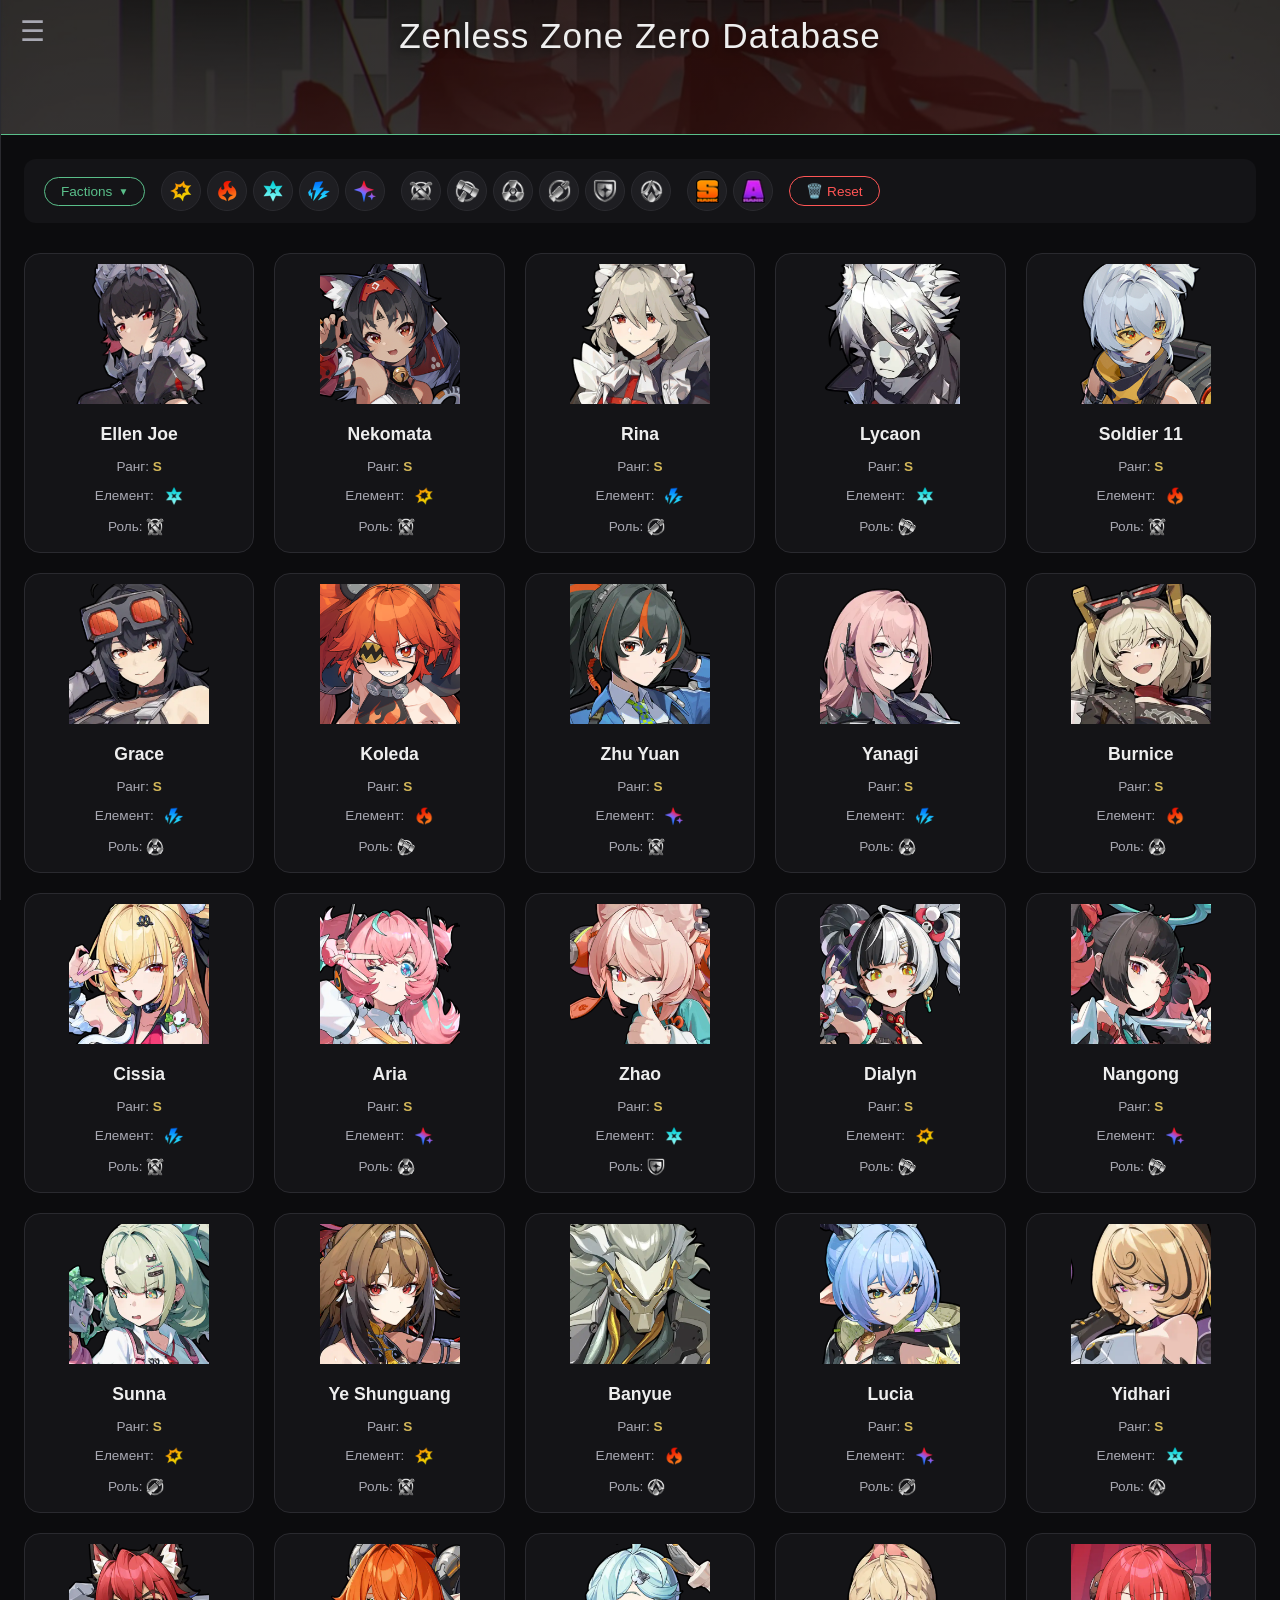
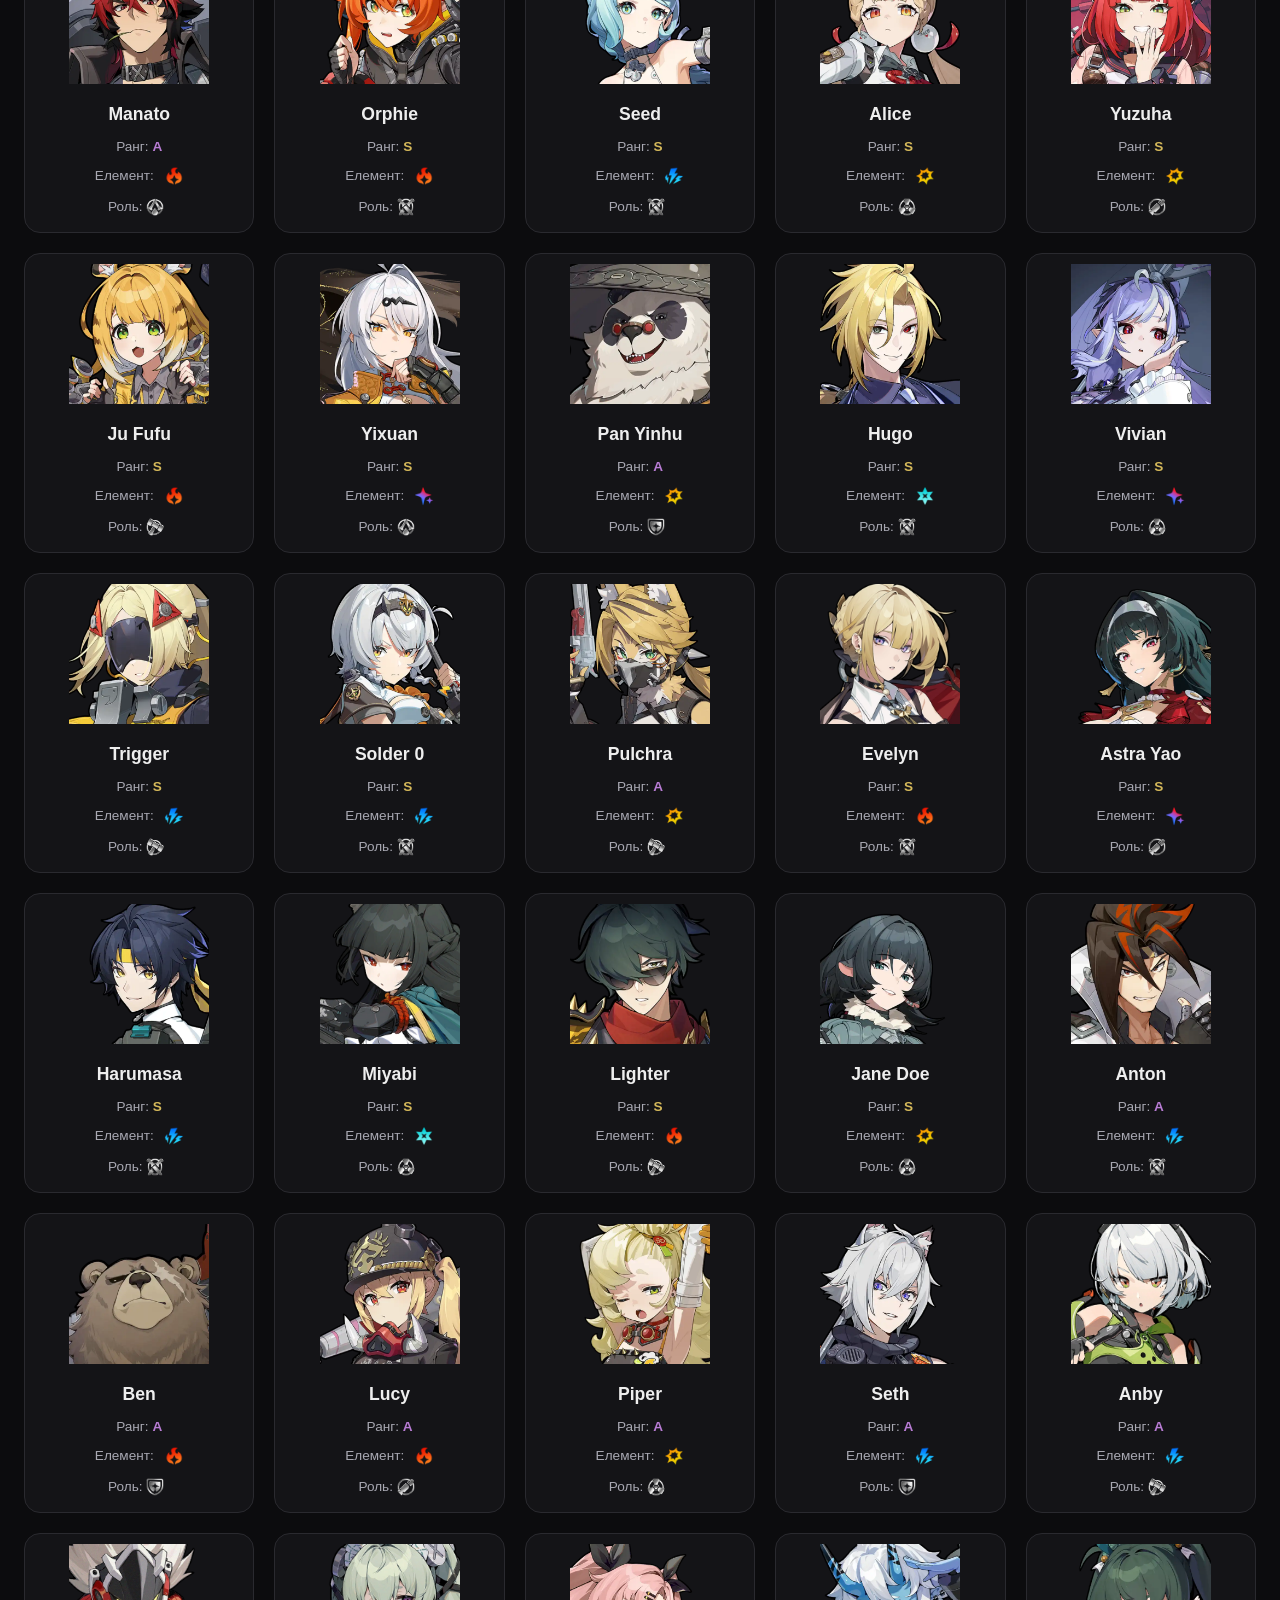
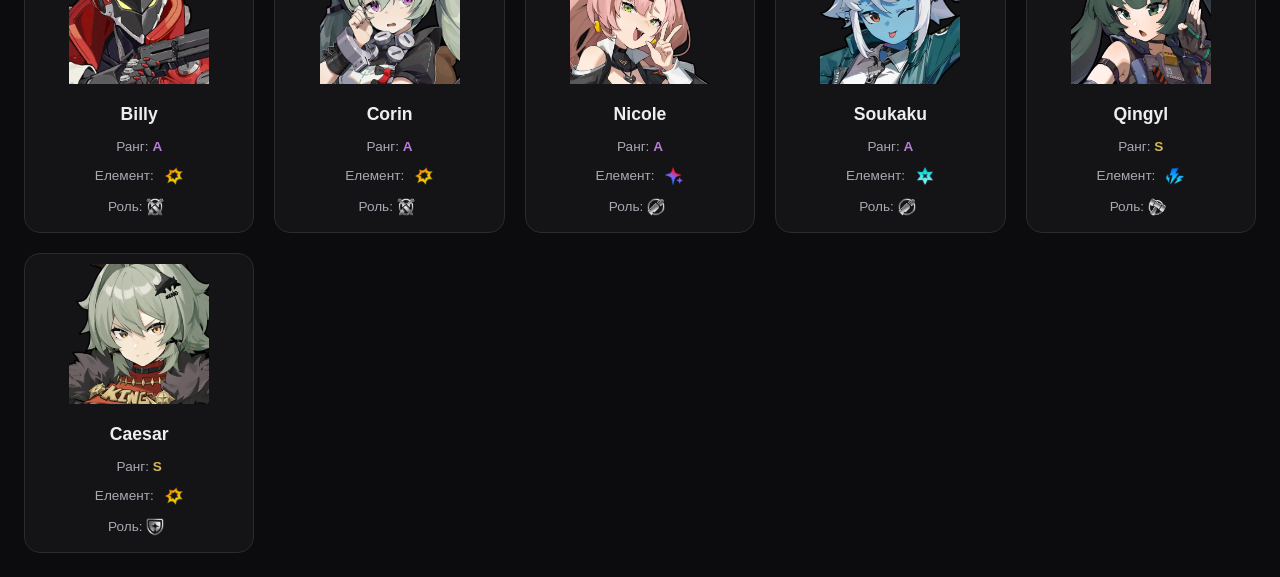
<file: index.html>
<!DOCTYPE html>
<html lang="uk">

<head>
    <meta charset="UTF-8">
    <meta name="viewport" content="width=device-width, initial-scale=1.0">
    <title>Zenless Zone Zero - Персонажі, Ампліфікатори та Банбу</title>
    <link rel="stylesheet" href="style.css">
</head>

<body>
    <header>
        <h1>Zenless Zone Zero Database</h1>
        <div class="hamburger" id="hamburger">&#9776;</div>
    </header>

    <nav id="sidebar" class="sidebar">
        <button onclick="showSection('agents')">Agents</button>
        <button onclick="showSection('wengines')">Wengines</button>
        <button onclick="showSection('bangboo')">Bangboo</button>
        <button onclick="showSection('drivediscs')">Drive Discs</button>
    </nav>

    <main>
        <!-- Фільтри для агентів -->
        <section id="filters-agents" class="gacha-filters-horizontal">
            <div class="filters-row">
                <!-- Factions drop-down -->
                <div class="factions-dropdown">
                    <button id="factionsToggle" class="filter-btn factions-btn">
                        Factions <span class="arrow-down">▼</span>
                    </button>
                    <div id="factionsPanel" class="factions-panel">
                        <div class="factions-grid">
                            <button data-filter="faction" data-value="Cunning Hares"
                                class="filter-btn faction-option"><img src="image/юб.webp" class="filter-icon" alt="">
                                Cunning Hares</button>
                            <button data-filter="faction" data-value="Victoria Housekeeping"
                                class="filter-btn faction-option"><img src="image3/а.webp" class="filter-icon" alt="">
                                Victoria
                                Housekeeping Co.</button>
                            <button data-filter="faction" data-value="Belobog Heavy Industries"
                                class="filter-btn faction-option"><img src="image3/аб.webp" class="filter-icon" alt="">
                                Belobog Heavy Industries</button>
                            <button data-filter="faction" data-value="Sons of Calydon"
                                class="filter-btn faction-option"><img src="image/ав.webp" class="filter-icon" alt="">
                                Sons of Calydon</button>
                            <button data-filter="faction" data-value="New Eridu Defense Force"
                                class="filter-btn faction-option"><img src="image3/аг.webp" class="filter-icon" alt="">
                                New Eridu Defense Force</button>
                            <button data-filter="faction" data-value="Hollow Special Operations Section 6"
                                class="filter-btn faction-option"><img src="image3/аа.webp" class="filter-icon" alt="">
                                Hollow Special Operations Section 6</button>
                            <button data-filter="faction" data-value="New Eridu Public Security"
                                class="filter-btn faction-option"><img src="image3/ааа.webp" class="filter-icon" alt="">
                                New Eridu Public Security</button>
                            <button data-filter="faction" data-value="Stars of Lyra"
                                class="filter-btn faction-option"><img src="image3/аааа.webp" class="filter-icon"
                                    alt="">
                                Stars of Lyra</button>
                            <button data-filter="faction" data-value="Mockingbird"
                                class="filter-btn faction-option"><img src="image3/ааааа.webp" class="filter-icon"
                                    alt="">
                                Mockingbird</button>
                            <button data-filter="faction" data-value="Yunkui Summit"
                                class="filter-btn faction-option"><img src="image3/аааааа.webp" class="filter-icon"
                                    alt="">
                                Yunkui Summit</button>
                            <button data-filter="faction" data-value="Spook Shack"
                                class="filter-btn faction-option"><img src="image3/ааааааа.webp" class="filter-icon"
                                    alt="">
                                Spook Shack</button>
                            <button data-filter="faction" data-value="Krampus Compliance Authority"
                                class="filter-btn faction-option"><img src="image3/аааааааа.webp" class="filter-icon"
                                    alt="">
                                Krampus Compliance Authority</button>
                            <button data-filter="faction" data-value="Angels of Delusion"
                                class="filter-btn faction-option"><img src="image3/ааааааааа.webp" class="filter-icon"
                                    alt="">
                                Angels of Delusion</button>
                        </div>
                    </div>
                </div>

                <!-- Elements -->
                <div class="filter-icon-group">
                    <button data-filter="element" data-value="Physical" class="filter-icon-btn" title="Physical"><img
                            src="image/ршл.webp" class="filter-icon-img" alt="Physical"></button>
                    <button data-filter="element" data-value="Fire" class="filter-icon-btn" title="Fire"><img
                            src="image/фув.webp" class="filter-icon-img" alt="Fire"></button>
                    <button data-filter="element" data-value="Ice" class="filter-icon-btn" title="Ice"><img
                            src="image/каку.webp" class="filter-icon-img" alt="Ice"></button>
                    <button data-filter="element" data-value="Electric" class="filter-icon-btn" title="Electric"><img
                            src="image/кен.webp" class="filter-icon-img" alt="Electric"></button>
                    <button data-filter="element" data-value="Ether" class="filter-icon-btn" title="Ether"><img
                            src="image/мит.webp" class="filter-icon-img" alt="Ether"></button>
                </div>

                <!-- Roles -->
                <div class="filter-icon-group">
                    <button data-filter="role" data-value="Attack" class="filter-icon-btn" title="Attack"><img
                            src="image/атака.webp" class="filter-icon-img" alt="Attack"></button>
                    <button data-filter="role" data-value="Stun" class="filter-icon-btn" title="Stun"><img
                            src="image/стан.webp" class="filter-icon-img" alt="Stun"></button>
                    <button data-filter="role" data-value="Anomaly" class="filter-icon-btn" title="Anomaly"><img
                            src="image/аномал.webp" class="filter-icon-img" alt="Anomaly"></button>
                    <button data-filter="role" data-value="Support" class="filter-icon-btn" title="Support"><img
                            src="image/сап.webp" class="filter-icon-img" alt="Support"></button>
                    <button data-filter="role" data-value="Defense" class="filter-icon-btn" title="Defense"><img
                            src="image/деф.webp" class="filter-icon-img" alt="Defense"></button>
                    <button data-filter="role" data-value="Rupture" class="filter-icon-btn" title="Rupture"><img
                            src="image/рап.webp" class="filter-icon-img" alt="Rupture"></button>
                </div>

                <!-- Rarity -->
                <div class="filter-icon-group">
                    <button data-filter="rarity" data-value="S" class="filter-icon-btn" title="S rank"><img
                            src="image2/S.webp" class="filter-icon-img" alt="S"></button>
                    <button data-filter="rarity" data-value="A" class="filter-icon-btn" title="A rank"><img
                            src="image2/A.webp" class="filter-icon-img" alt="A"></button>
                </div>

                <!-- Reset -->
                <button id="resetFiltersGacha" class="reset-btn-gacha" title="Reset filters">🗑️ Reset</button>
            </div>
        </section>

        <!-- Фільтри для ампліфікаторів (тільки ранг і роль) -->
        <section id="filters-wengines" class="gacha-filters-horizontal" style="display: none;">
            <div class="filters-row">
                <div class="filter-icon-group">
                    <button data-wfilter="role" data-value="Attack" class="wengine-filter-btn" title="Attack"><img
                            src="image/атака.webp" class="filter-icon-img" alt="Attack"></button>
                    <button data-wfilter="role" data-value="Stun" class="wengine-filter-btn" title="Stun"><img
                            src="image/стан.webp" class="filter-icon-img" alt="Stun"></button>
                    <button data-wfilter="role" data-value="Anomaly" class="wengine-filter-btn" title="Anomaly"><img
                            src="image/аномал.webp" class="filter-icon-img" alt="Anomaly"></button>
                    <button data-wfilter="role" data-value="Support" class="wengine-filter-btn" title="Support"><img
                            src="image/сап.webp" class="filter-icon-img" alt="Support"></button>
                    <button data-wfilter="role" data-value="Defense" class="wengine-filter-btn" title="Defense"><img
                            src="image/деф.webp" class="filter-icon-img" alt="Defense"></button>
                    <button data-wfilter="role" data-value="Rupture" class="wengine-filter-btn" title="Rupture"><img
                            src="image/рап.webp" class="filter-icon-img" alt="Rupture"></button>
                </div>
                <div class="filter-icon-group">
                    <button data-wfilter="rarity" data-value="S" class="wengine-filter-btn" title="S rank"><img
                            src="image2/S.webp" class="filter-icon-img" alt="S"></button>
                    <button data-wfilter="rarity" data-value="A" class="wengine-filter-btn" title="A rank"><img
                            src="image2/A.webp" class="filter-icon-img" alt="A"></button>
                </div>
                <button id="resetWengineFilters" class="reset-btn-gacha" title="Reset filters">🗑️ Reset</button>
            </div>
        </section>

        <section id="content" class="grid"></section>
    </main>

    <script src="script.js"></script>
    <script>
        // Автоматичне перемикання вкладки при поверненні з детальної сторінки
        const urlSection = new URLSearchParams(window.location.search).get('section');
        if (urlSection && ['agents', 'wengines', 'bangboo', 'drivediscs'].includes(urlSection)) {
            showSection(urlSection);
        }
    </script>
</body>

</html>
</file>
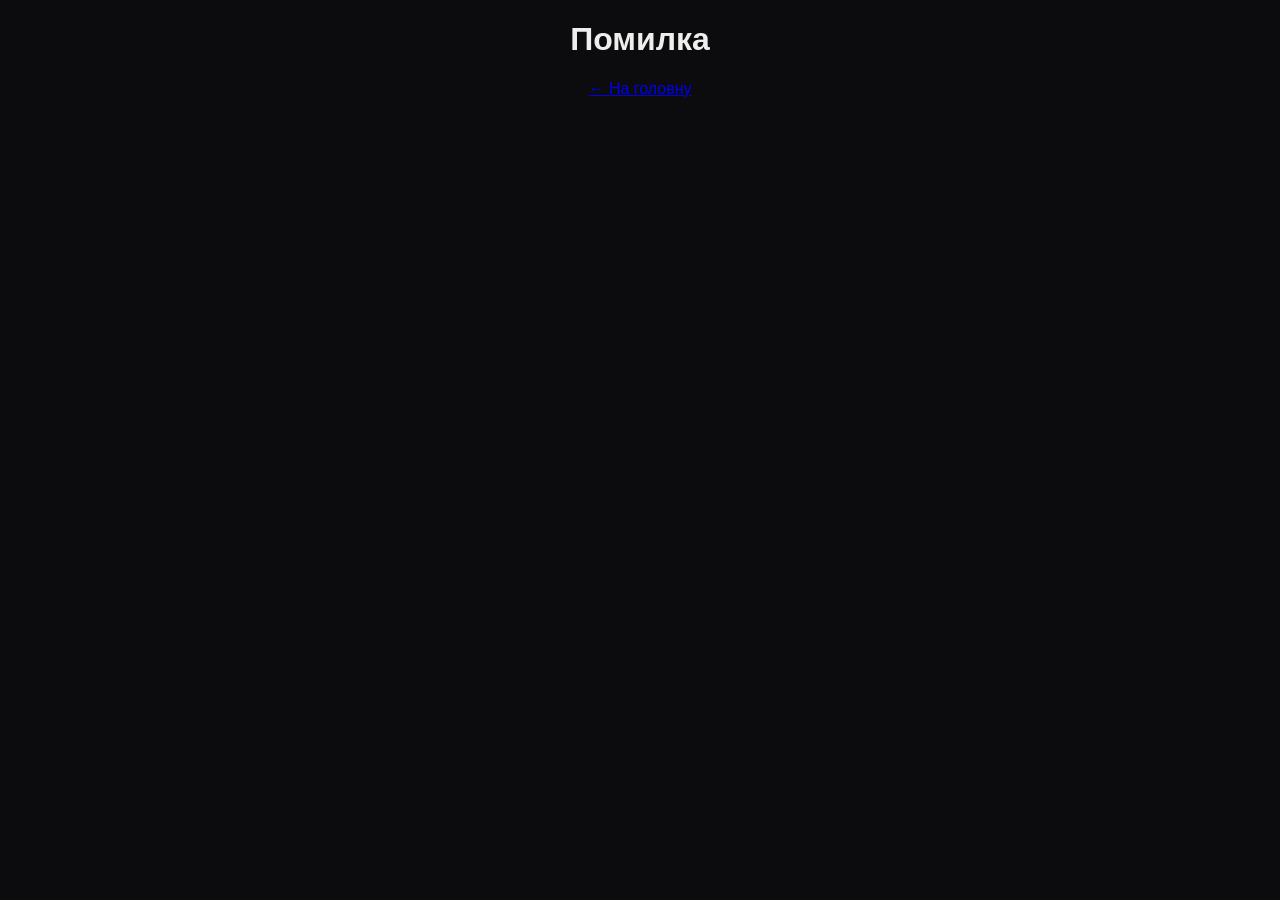
<file: detail.html>
<!DOCTYPE html>
<html lang="uk">

<head>
    <meta charset="UTF-8">
    <meta name="viewport" content="width=device-width, initial-scale=1.0">
    <title>Zenless Zone Zero - Деталі</title>
    <link rel="stylesheet" href="style.css">
</head>

<body id="detailBody">
    <header class="header-detail"
        style="display: flex; justify-content: space-between; align-items: center; flex-wrap: wrap;">
        <h1 id="agentName" style="margin: 0;"></h1>
        <a id="backToList" class="back-btn">← Back to list</a>
    </header>

    <main class="agent-page">
        <section class="hero-section">
            <div class="portrait-container">
                <img id="agentImage" src="" alt="Агент" class="large-portrait">
            </div>
            <div class="stats-container">
                <h2 id="statsTitle">INFO</h2>
                <div class="stats-list" id="agentStats"></div>
                <div id="wengineEffect" style="margin-top: 20px;"></div>
            </div>
        </section>
        <section class="skills-section" id="skillsSection">
            <h2 id="skillsTitle">ОПИС</h2>
            <div id="skillsList"></div>
        </section>
        <section class="mindscape-cinema-section" id="mindscapeCinemaSection" style="display: none;">
            <h2 class="cinema-title">🎬 MINDSCAPE CINEMA</h2>
            <div class="cinema-grid" id="cinemaGrid"></div>
        </section>
    </main>

    <script src="script.js"></script>
    <script>
        const urlParams = new URLSearchParams(window.location.search);
        const type = urlParams.get('type');
        // Додаємо клас для body на основі типу
        const body = document.getElementById('detailBody');
        if (body) {
            body.classList.add(type + '-page');
        }
        const id = parseInt(urlParams.get('id'));

        const backBtn = document.getElementById('backToList');
        if (backBtn && type) {
            backBtn.href = `index.html?section=${type}`;
        }

        function displayItem() {
            if (!type || !id) {
                document.body.innerHTML = '<h1 style="text-align:center;">Помилка</h1><div style="text-align:center;"><a href="index.html">← На головну</a></div>';
                return;
            }

            let dataArray;
            if (type === 'agents') dataArray = agents;
            else if (type === 'wengines') dataArray = wengines;
            else if (type === 'bangboo') dataArray = bangboo;
            else if (type === 'drivediscs') dataArray = drivediscs;
            else {
                document.body.innerHTML = '<h1 style="text-align:center;">Невідомий тип</h1><div style="text-align:center;"><a href="index.html">← На головну</a></div>';
                return;
            }

            const item = dataArray.find(it => it.id === id);
            if (!item) {
                document.body.innerHTML = '<h1 style="text-align:center;">Не знайдено</h1><div style="text-align:center;"><a href="index.html">← На головну</a></div>';
                return;
            }

            // Ім'я, ранг, елемент
            let rarityClass = item.rarity === 'S' ? 'rarity-S' : (item.rarity === 'A' ? 'rarity-A' : '');
            let elementClass = '';
            if (item.element) {
                const map = { 'Ice': 'element-Ice', 'Fire': 'element-Fire', 'Electric': 'element-Electric', 'Ether': 'element-Ether', 'Physical': 'element-Physical' };
                elementClass = map[item.element] || '';
            }
            let nameHtml = item.name;
            if (item.rarity) nameHtml += ` <span class="${rarityClass}">${item.rarity}</span>`;
            if (item.element) nameHtml += ` <span class="${elementClass}">${item.element}</span>`;
            if (item.faction) nameHtml += ` <span style="color: #c0c0c0; font-size: 1.1rem; margin-left: 8px;">${item.faction}</span>`;
            document.getElementById('agentName').innerHTML = nameHtml;
            document.getElementById('agentImage').src = item.image || 'https://via.placeholder.com/500x700?text=' + item.name;

            let statsTitle = 'INFO';
            let skillsTitle = 'W-ENGINE EFFECT';
            let statsHtml = '';
            let skillsHtml = '';
            let wengineEffectHtml = '';

            const skillsSection = document.getElementById('skillsSection');
            const wengineEffectDiv = document.getElementById('wengineEffect');

            if (type === 'agents') {
                statsTitle = 'STATS';
                skillsTitle = 'SKILLS';
                if (item.stats) {
                    for (const [key, value] of Object.entries(item.stats)) {
                        statsHtml += `<div class="stat-row"><span class="stat-name">${key}</span><span class="stat-value">${value}</span></div>`;
                    }
                }
                if (item.skills) {
                    for (const [name, desc] of Object.entries(item.skills)) {
                        skillsHtml += `<div class="skill-block"><h3>${name}</h3><div>${desc}</div></div>`;
                    }
                }
                skillsSection.style.display = 'block';
                wengineEffectDiv.style.display = 'none';
            }
            else if (type === 'bangboo') {
                statsTitle = 'STATS';
                skillsTitle = 'SKILLS';
                statsHtml = '';

                // Статистика (HP, ATK тощо)
                if (item.stats && Object.keys(item.stats).length > 0) {
                    for (const [key, value] of Object.entries(item.stats)) {
                        statsHtml += `<div class="stat-row"><span class="stat-name">${key}</span><span class="stat-value">${value}</span></div>`;
                    }
                }

                // Навички (skills)
                if (item.skills) {
                    if (typeof item.skills === 'string') {
                        skillsHtml = `<div class="skill-block"><p>${item.skills}</p></div>`;
                    } else {
                        for (const [name, desc] of Object.entries(item.skills)) {
                            skillsHtml += `<div class="skill-block"><h3>${name}</h3><p>${desc}</p></div>`;
                        }
                    }
                }
            }
            else if (type === 'wengines') {
                statsTitle = ' STATS ';
                statsHtml = '';
                skillsHtml = '';

                // Тільки стати (без рангу та ролі)
                if (item.stats && Object.keys(item.stats).length > 0) {
                    for (const [key, value] of Object.entries(item.stats)) {
                        statsHtml += `<div class="stat-row"><span class="stat-name">${key}</span><span class="stat-value">${value}</span></div>`;
                    }
                }

                // Ефект (W-Engine Effect)
                if (item.skills) {
                    for (const [name, desc] of Object.entries(item.skills)) {
                        skillsHtml += `<div class="skill-block"><h3>${name}</h3><div>${desc}</div></div>`;
                    }
                }
            }
            else if (type === 'drivediscs') {
                // Драйв-диски: ефекти показуємо в правій колонці (stats-container), а окрему секцію ховаємо
                statsTitle = 'EFFECT DRIVE-DISCS';
                skillsTitle = '';
                statsHtml = '';
                if (item.skills) {
                    for (const [name, desc] of Object.entries(item.skills)) {
                        statsHtml += `<div class="skill-block"><h3>${name}</h3><p>${desc}</p></div>`;
                    }
                } else {
                    statsHtml = '<p style="color:#888;">Ефекти відсутні</p>';
                }
                skillsHtml = ''; // нічого в нижній секції
                skillsSection.style.display = 'none';
                wengineEffectDiv.style.display = 'none';
            }

            document.getElementById('statsTitle').innerHTML = statsTitle;
            document.getElementById('skillsTitle').innerHTML = skillsTitle;
            document.getElementById('agentStats').innerHTML = statsHtml || '<p style="color:#888;">Немає даних</p>';
            document.getElementById('skillsList').innerHTML = skillsHtml || '';
            if (wengineEffectDiv) wengineEffectDiv.innerHTML = wengineEffectHtml;

            // Mindscape Cinema (тільки для агентів)
            if (type === 'agents' && item.mindscapes && item.mindscapes.length === 6) {
                const cinemaSection = document.getElementById('mindscapeCinemaSection');
                const cinemaGrid = document.getElementById('cinemaGrid');
                if (cinemaSection && cinemaGrid) {
                    cinemaSection.style.display = 'block';
                    cinemaGrid.innerHTML = '';
                    const cards = [];
                    item.mindscapes.forEach((ms) => {
                        const card = document.createElement('div');
                        card.className = 'cinema-card';
                        card.innerHTML = `
                            <div class="cinema-level">MINDSCOPE ${ms.number}</div>
                            <div class="cinema-name">${ms.name}</div>
                            <div class="cinema-desc">${ms.desc}</div>
                        `;
                        cinemaGrid.appendChild(card);
                        cards.push(card);
                    });
                    function setPairHeights() {
                        cards.forEach(c => c.style.height = '');
                        const heights = cards.map(c => c.offsetHeight);
                        const pairs = [[0, 1], [2, 3], [4, 5]];
                        pairs.forEach(([i1, i2]) => {
                            const maxH = Math.max(heights[i1], heights[i2]);
                            cards[i1].style.height = maxH + 'px';
                            cards[i2].style.height = maxH + 'px';
                        });
                    }
                    setPairHeights();
                    window.addEventListener('load', setPairHeights);
                    setTimeout(setPairHeights, 100);
                }
            }
        }

        if (type === 'drivediscs') {
            document.getElementById('detailBody').classList.add('drivediscs-page');
        }

        displayItem();
    </script>
</body>

</html>
</file>
<file: style.css>
/* ========== НОВА ПАЛІТРА (тепла темна + м'який зелений) ========== */
:root {
    --bg-primary: #0c0c0e;
    --bg-secondary: #141417;
    --bg-tertiary: #1e1e22;
    --border: #2a2a2f;
    --accent: #5abf8a;
    --accent-dark: #3d9b6a;
    --text-primary: #eeeeee;
    --text-secondary: #a8a8b2;
    --text-gold: #d4b85a;
    --text-purple: #b87cd4;
}

* {
    box-sizing: border-box;
}

body {
    font-family: 'Inter', 'Segoe UI', Arial, sans-serif;
    margin: 0;
    padding: 0;
    background-color: var(--bg-primary);
    color: var(--text-primary);
    overflow-x: hidden;
}

/* Хедер */
header {
    background-color: var(--bg-secondary);
    padding: 16px;
    text-align: center;
    border-bottom: 1px solid var(--border);
}

header h1 {
    margin: 0;
    font-size: 1.8rem;
    font-weight: 500;
    letter-spacing: 1px;
}

/* Гамбургер */
.hamburger {
    position: absolute;
    top: 15px;
    left: 20px;
    font-size: 28px;
    cursor: pointer;
    color: var(--text-secondary);
    transition: color 0.2s;
}

.hamburger:hover {
    color: var(--accent);
}

/* Сайдбар */
.sidebar {
    height: 100%;
    width: 0;
    position: fixed;
    z-index: 100;
    top: 0;
    left: 0;
    background-color: var(--bg-secondary);
    overflow-x: hidden;
    transition: 0.3s;
    padding-top: 60px;
    border-right: 1px solid var(--border);
}

.sidebar button {
    padding: 12px 24px;
    font-size: 1.2rem;
    color: var(--text-secondary);
    display: block;
    background: none;
    border: none;
    width: 100%;
    text-align: left;
    cursor: pointer;
    transition: all 0.2s;
}

.sidebar button:hover {
    color: var(--accent);
    background-color: var(--bg-tertiary);
}

/* Основний контент */
main {
    padding: 24px;
    max-width: 1400px;
    margin: 0 auto;
}

/* Фільтри */
#filters {
    background-color: var(--bg-secondary);
    padding: 16px 24px;
    border-radius: 12px;
    margin-bottom: 32px;
    border: 1px solid var(--border);
}

#filters h2 {
    margin-top: 0;
    margin-bottom: 16px;
    font-size: 1.2rem;
    font-weight: 500;
    color: var(--text-secondary);
}

#filters select {
    background-color: var(--bg-tertiary);
    color: var(--text-primary);
    border: 1px solid var(--border);
    padding: 8px 12px;
    border-radius: 8px;
    margin-right: 12px;
    cursor: pointer;
}

#filters select:hover {
    border-color: var(--accent);
}

/* Сітка карток */
.grid {
    display: grid;
    grid-template-columns: repeat(auto-fill, minmax(200px, 1fr));
    gap: 20px;
}

.card {
    background-color: var(--bg-secondary);
    border-radius: 16px;
    padding: 16px;
    text-align: center;
    cursor: pointer;
    transition: transform 0.2s, box-shadow 0.2s;
    border: 1px solid var(--border);
}

.card:hover {
    transform: translateY(-4px);
    box-shadow: 0 12px 20px rgba(0, 0, 0, 0.4);
    border-color: var(--accent);
}

.card h3 {
    margin: 12px 0 8px;
    font-size: 1.1rem;
    font-weight: 600;
}

.card p {
    margin: 6px 0;
    font-size: 0.85rem;
    color: var(--text-secondary);
}

/* Сторінка деталей */
.agent-page {
    max-width: 1200px;
    margin: 0 auto;
    padding: 20px;
}

.hero-section {
    display: flex;
    gap: 40px;
    flex-wrap: wrap;
    background: var(--bg-secondary);
    border-radius: 24px;
    padding: 32px;
    margin-bottom: 32px;
    border: 1px solid var(--border);
}

.portrait-container {
    flex: 0 0 280px;
}

.large-portrait {
    width: 100%;
    border-radius: 20px;
    border: 2px solid var(--accent);
    background: var(--bg-tertiary);
}

.stats-container {
    flex: 1;
    background: var(--bg-tertiary);
    padding: 20px;
    border-radius: 20px;
}

.stats-container h2 {
    color: var(--accent);
    margin-top: 0;
    margin-bottom: 16px;
    font-size: 1.4rem;
    font-weight: 500;
}

.stat-row {
    display: flex;
    justify-content: space-between;
    padding: 8px 0;
    border-bottom: 1px solid var(--border);
}

.stat-name {
    color: var(--accent);
    font-weight: 500;
}

.stat-value {
    color: var(--text-gold);
    font-weight: 500;
}

/* Навички */
.skills-section {
    background: transparent;
    padding: 0;
}

.skills-section h2 {
    font-size: 1.6rem;
    font-weight: 600;
    margin-bottom: 24px;
    color: var(--text-primary);
    border-bottom: 2px solid var(--accent);
    display: inline-block;
    padding-bottom: 6px;
}

.skill-block {
    background: var(--bg-secondary);
    border-radius: 20px;
    padding: 20px 24px;
    margin-bottom: 24px;
    border-left: 4px solid var(--accent);
    transition: all 0.2s;
}

.skill-block:hover {
    background: var(--bg-tertiary);
    transform: translateX(4px);
}

.skill-block h3 {
    color: var(--accent);
    margin-top: 0;
    margin-bottom: 12px;
    font-size: 1.2rem;
    font-weight: 600;
}

.skill-block p,
.skill-block div {
    color: var(--text-primary);
    line-height: 1.5;
    margin: 0;
}

/* Mindscape Cinema */
.mindscape-cinema-section {
    margin-top: 48px;
    background: var(--bg-secondary);
    border-radius: 24px;
    padding: 24px;
}

.cinema-title {
    color: var(--accent);
    font-size: 1.6rem;
    text-align: center;
    margin-bottom: 24px;
}

#cinemaGrid {
    display: grid;
    grid-template-columns: repeat(2, 1fr);
    gap: 20px;
}

.cinema-card {
    background: var(--bg-tertiary);
    border-radius: 16px;
    padding: 20px;
    border-top: 3px solid var(--accent);
}

.cinema-level {
    color: var(--accent);
    font-weight: 600;
    font-size: 0.8rem;
    letter-spacing: 1px;
    margin-bottom: 8px;
}

.cinema-name {
    color: var(--text-primary);
    font-weight: 600;
    font-size: 1rem;
    margin-bottom: 12px;
}

.cinema-desc {
    color: var(--text-secondary);
    font-size: 0.85rem;
    line-height: 1.4;
}

@media (max-width: 768px) {
    #cinemaGrid {
        grid-template-columns: 1fr;
    }
}

/* Кнопка назад */
.back-btn {
    display: inline-block;
    background: var(--bg-tertiary);
    color: var(--accent);
    padding: 8px 20px;
    border-radius: 30px;
    text-decoration: none;
    font-weight: 500;
    border: 1px solid var(--border);
    transition: all 0.2s;
}

.back-btn:hover {
    background: var(--accent);
    color: var(--bg-primary);
    border-color: var(--accent);
}

/* Кнопки фільтрів (якщо використовуються) */
#elementButtons button,
#roleButtons button {
    background-color: var(--bg-tertiary);
    border: 1px solid var(--border);
    border-radius: 40px;
    padding: 6px 16px;
    color: var(--text-secondary);
    font-weight: 500;
    cursor: pointer;
    transition: all 0.2s;
}

#elementButtons button:hover,
#roleButtons button:hover {
    background-color: var(--accent);
    color: var(--bg-primary);
    border-color: var(--accent);
}

/* Ранги та елементи (залишаємо але приглушені) */
.rarity-S {
    color: var(--text-gold);
    font-weight: bold;
}

.rarity-A {
    color: var(--text-purple);
    font-weight: bold;
}

.element-Ice,
.element-ice {
    color: #98EFF0;
    font-weight: bold;
}

.element-Fire,
.element-fire {
    color: #FF5521;
    font-weight: bold;
}

.element-Electric,
.element-electric {
    color: #2EB6FF;
    font-weight: bold;
}

.element-Ether,
.element-ether {
    color: #FE437E;
    font-weight: bold;
}

.element-Physical,
.element-physical {
    color: #F0D12B;
    font-weight: bold;
}

.element-Wind,
.element-wind {
    color: #A6C5FD;
    font-weight: bold;
}

/* Додаткові класи */
.highlight-white {
    color: var(--text-primary) !important;
    font-weight: bold !important;
}

.highlight-green {
    color: #3d9b6a;
    font-weight: bold;
}



/* Зменшуємо картки та підлаштовуємо фото для всіх розділів */
.card {
    padding: 10px;
    height: auto;
    min-height: auto;
    display: flex;
    flex-direction: column;
    align-items: center;
}

.card-image {
    width: auto !important;
    height: auto !important;
    max-width: 200px !important;
    max-height: 140px !important;
    object-fit: scale-down !important;
    margin-bottom: 8px;
}

/* Додатково прибираємо можливе обрізання */
.card {
    overflow: visible;
}

/* Прибираємо зелену рамку навколо фото */
.large-portrait {
    border: none !important;
}

/* Стиль для блоку ефекту ампліфікатора (в правій колонці) */
#wengineEffect .skill-block {
    background: var(--bg-secondary);
    border-radius: 20px;
    padding: 20px 24px;
    border-left: 4px solid var(--accent);
    margin-top: 20px;
}

/* Хедер з фоновим зображенням */
header {
    position: relative;
    background: linear-gradient(0deg, rgba(0, 0, 0, 0.7), rgba(0, 0, 0, 0.7)), url('image2/WhatsApp Image 2026-05-09 at 13.13.29.jpeg');
    background-size: cover;
    background-position: center 25%;
    background-repeat: no-repeat;
    height: 100px;
    border-bottom: 1px solid var(--accent);
}

header h1 {
    font-size: 2.2rem;
    text-shadow: 0 2px 8px rgba(0, 0, 0, 0.5);
}

header::before {
    background-size: auto 80%;
    /* фото займе 80% висоти хедера */
    background-position: center;
    background-repeat: no-repeat;
}

header {
    min-height: 135px;
}

/* Стилі для обох блоків фільтрів */
.filters-section {
    background-color: var(--bg-secondary);
    padding: 16px 24px;
    border-radius: 12px;
    margin-bottom: 32px;
    border: 1px solid var(--border);
}

.filters-section h2 {
    margin-top: 0;
    margin-bottom: 16px;
    font-size: 1.2rem;
    font-weight: 500;
    color: var(--text-secondary);
}

.filters-section select {
    background-color: var(--bg-tertiary);
    color: var(--text-primary);
    border: 1px solid var(--border);
    padding: 8px 12px;
    border-radius: 8px;
    margin-right: 12px;
    cursor: pointer;
}

.filters-section select:hover {
    border-color: var(--accent);
}

/* Горизонтальні фільтри в стилі GachaBase */
.gacha-filters-horizontal {
    background: var(--bg-secondary);
    border-radius: 12px;
    padding: 12px 20px;
    margin-bottom: 30px;
}

.filters-row {
    display: flex;
    flex-wrap: wrap;
    align-items: center;
    gap: 16px;
}

/* Кнопка Factions та випадаюча панель */
.factions-dropdown {
    position: relative;
}

.factions-btn {
    background: var(--bg-tertiary);
    border: 1px solid var(--border);
    border-radius: 30px;
    padding: 6px 16px;
    color: var(--text-primary);
    font-size: 0.85rem;
    cursor: pointer;
    display: flex;
    align-items: center;
    gap: 6px;
}

.arrow-down {
    font-size: 10px;
    transition: transform 0.2s;
}

.factions-panel {
    position: absolute;
    top: 100%;
    left: 0;
    margin-top: 8px;
    background: var(--bg-secondary);
    border: 1px solid var(--border);
    border-radius: 12px;
    padding: 12px;
    width: 260px;
    z-index: 100;
    display: none;
    box-shadow: 0 8px 20px rgba(0, 0, 0, 0.3);
}

.factions-panel.open {
    display: block;
}

.factions-grid {
    display: flex;
    flex-direction: column;
    gap: 6px;
}

.faction-option {
    background: var(--bg-tertiary);
    border: none;
    text-align: left;
    padding: 8px 12px;
    border-radius: 8px;
    width: 100%;
}

.faction-option:hover {
    background: var(--accent);
    color: var(--bg-primary);
}

/* Іконкові кнопки фільтрів */
.filter-icon-group {
    display: flex;
    gap: 6px;
}

.filter-icon-btn {
    background: var(--bg-tertiary);
    border: 1px solid var(--border);
    border-radius: 30px;
    width: 36px;
    height: 36px;
    font-size: 1.2rem;
    cursor: pointer;
    display: flex;
    align-items: center;
    justify-content: center;
    transition: all 0.2s;
}

.filter-icon-btn:hover {
    background: var(--accent);
    border-color: var(--accent);
}

.filter-icon-btn.active {
    background: var(--accent);
    border-color: var(--accent);
    color: var(--bg-primary);
}

/* Кнопка Reset (червоний контур, червоний текст, іконка кошика) */
.reset-btn-gacha {
    background: transparent;
    border: 1px solid #ff5555;
    color: #ff5555;
    border-radius: 30px;
    padding: 6px 16px;
    font-size: 0.85rem;
    cursor: pointer;
    display: flex;
    align-items: center;
    gap: 6px;
    transition: all 0.2s;
}

.reset-btn-gacha:hover {
    background: #ff5555;
    color: #000;
}

/* Адаптація для мобільних – кнопки переносяться */
@media (max-width: 800px) {
    .filters-row {
        flex-wrap: wrap;
        gap: 10px;
    }
}

.filter-icon,
.filter-icon-img {
    width: 24px;
    height: 24px;
    object-fit: contain;
    vertical-align: middle;
}

.filter-icon {
    margin-right: 6px;
}

.filter-icon-btn,
.wengine-filter-btn {
    background: var(--bg-tertiary);
    border: 1px solid var(--border);
    border-radius: 30px;
    width: 40px;
    height: 40px;
    padding: 0;
    display: inline-flex;
    align-items: center;
    justify-content: center;
    cursor: pointer;
    transition: all 0.2s;
}

.filter-icon-btn:hover,
.wengine-filter-btn:hover {
    background: var(--accent);
    border-color: var(--accent);
}

.filter-icon-btn.active,
.wengine-filter-btn.active {
    background: var(--accent);
    border-color: var(--accent);
}

/* Кнопки фільтрів для ампліфікаторів */
.wengine-filter-btn {
    background: var(--bg-tertiary);
    border: 1px solid var(--border);
    border-radius: 30px;
    width: 40px;
    height: 40px;
    display: inline-flex;
    align-items: center;
    justify-content: center;
    cursor: pointer;
    transition: all 0.2s;
}

.wengine-filter-btn:hover {
    background: var(--accent);
    border-color: var(--accent);
}

.wengine-filter-btn.active {
    background: var(--accent);
    border-color: var(--accent);
}

.role-icon-small {
    width: 18px;
    height: 18px;
    margin-right: 6px;
    vertical-align: middle;
}

.element-icon-small {
    width: 20px;
    height: 20px;
    margin-left: 6px;
    vertical-align: middle;
}

/* Двоколонкове відображення STATS тільки для агентів та банбу */
.agents-page .stats-list,
.bangboo-page .stats-list {
    display: grid;
    grid-template-columns: repeat(2, 1fr);
    gap: 8px 20px;
}

.agents-page .stat-row,
.bangboo-page .stat-row {
    display: flex;
    justify-content: space-between;
    padding: 6px 0;
    border-bottom: none;
    /* або залиште border-bottom за бажанням */
}

/* Для ампліфікаторів та драйв-дисків залишаємо стандартний вигляд (одна колонка) */
.wengines-page .stats-list,
.drivediscs-page .stats-list {
    display: block;
}

.wengines-page .stat-row,
.drivediscs-page .stat-row {
    display: flex;
    justify-content: space-between;
    border-bottom: 1px solid rgba(255, 255, 255, 0.1);
}

/* Вирівнювання статів для ампліфікаторів (як у агентів) */
.wengine-stat-item {
    display: flex !important;
    justify-content: space-between !important;
    align-items: center !important;
    padding: 8px 0 !important;
    border-bottom: 1px solid rgba(255, 255, 255, 0.1) !important;
}

.wengine-stat-name {
    color: var(--accent) !important;
    font-weight: bold !important;
}

.wengine-stat-value {
    color: var(--text-gold) !important;
    font-weight: bold !important;
}

/* Білий текст для кнопок фракцій у фільтрах */
.factions-grid .faction-option {
    color: #ffffff !important;
}

/* Обмеження висоти панелі фракцій і прокрутка */
.factions-panel {
    max-height: 280px;
    /* приблизно на 7 кнопок (по 40px кожна) */
    overflow-y: auto;
    /* вертикальна прокрутка */
}

.factions-panel {
    max-height: 280px;
    overflow-y: auto;
    scrollbar-width: none;

}

/* Кнопка Factions у стилі Reset (зелений варіант) */
.factions-btn {
    background: transparent !important;
    border: 1px solid var(--accent) !important;
    color: var(--accent) !important;
    border-radius: 30px !important;
    padding: 6px 16px !important;
    font-size: 0.85rem !important;
    cursor: pointer;
    display: inline-flex;
    align-items: center;
    gap: 6px;
    transition: all 0.2s ease;
}

.factions-btn:hover {
    background: var(--accent) !important;
    color: var(--bg-primary) !important;
    border-color: var(--accent) !important;
    box-shadow: 0 0 12px rgba(0, 255, 136, 0.5) !important;
}
</file>
